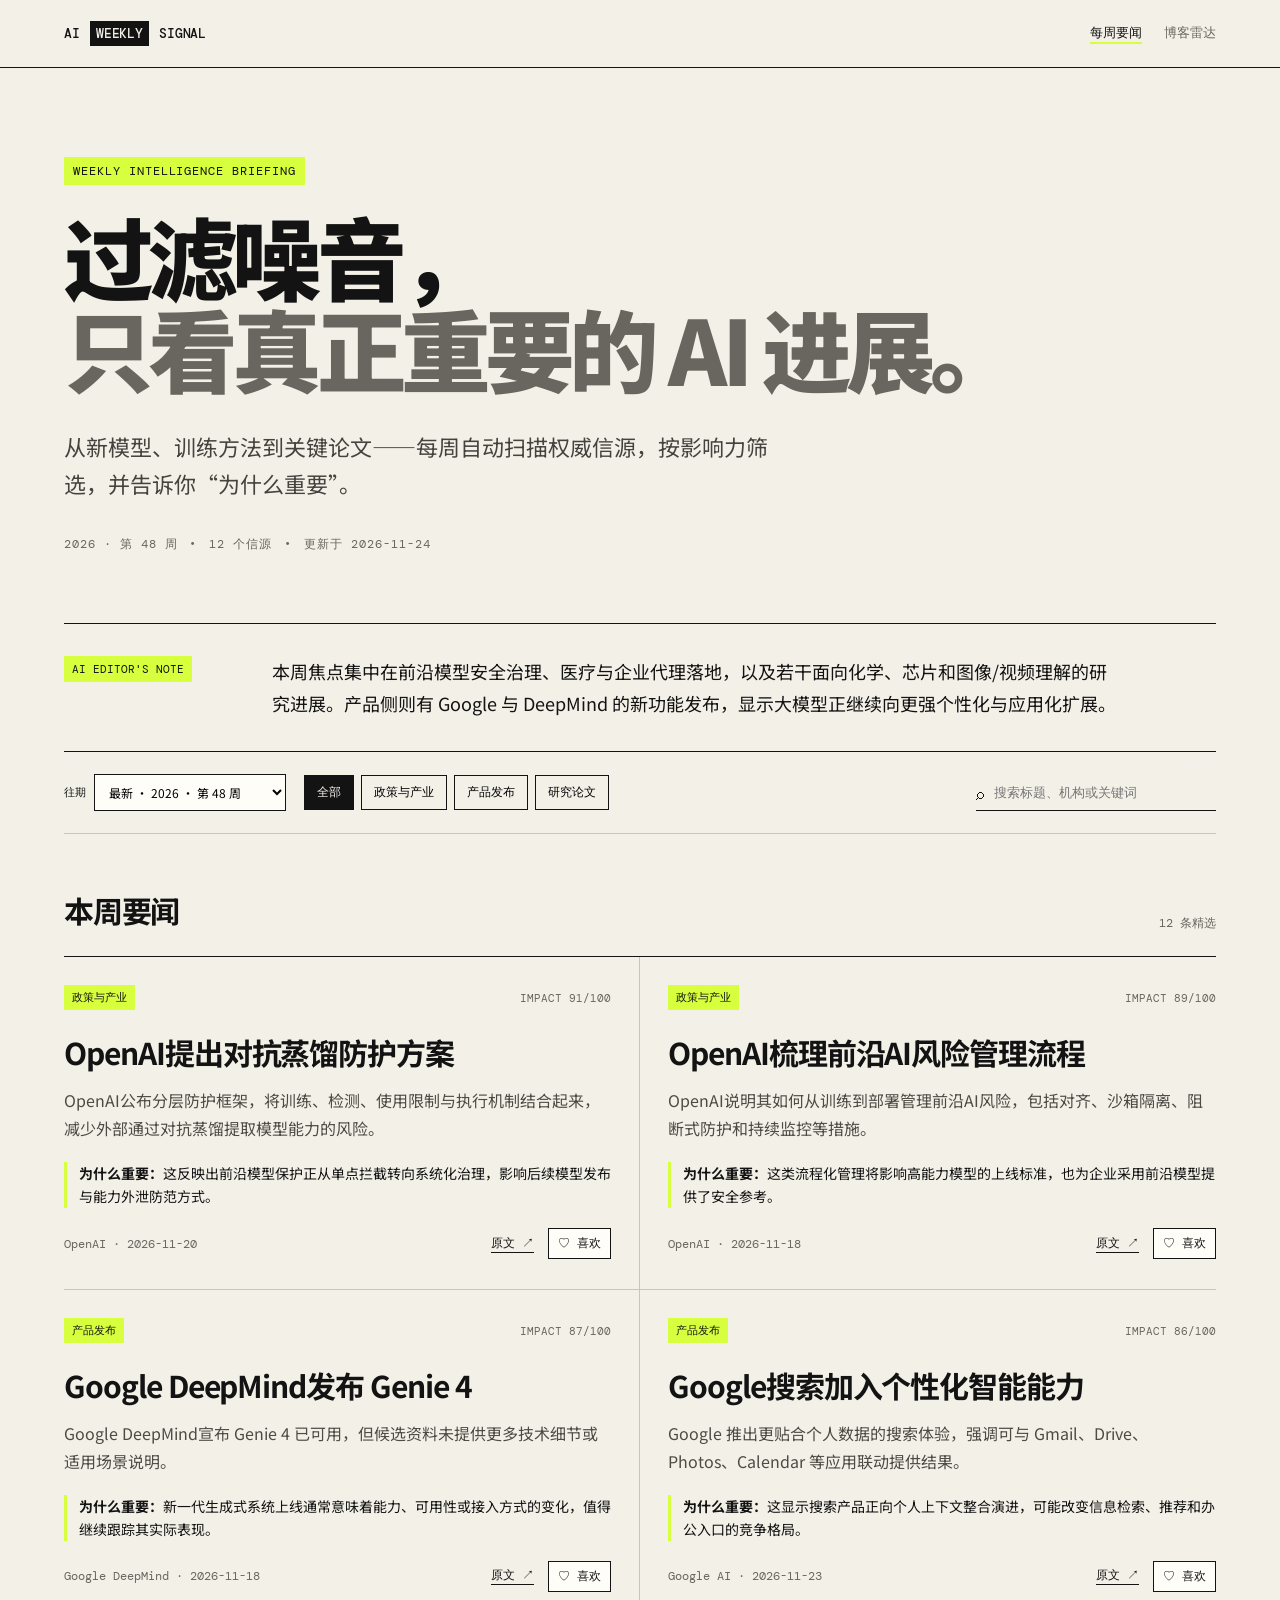
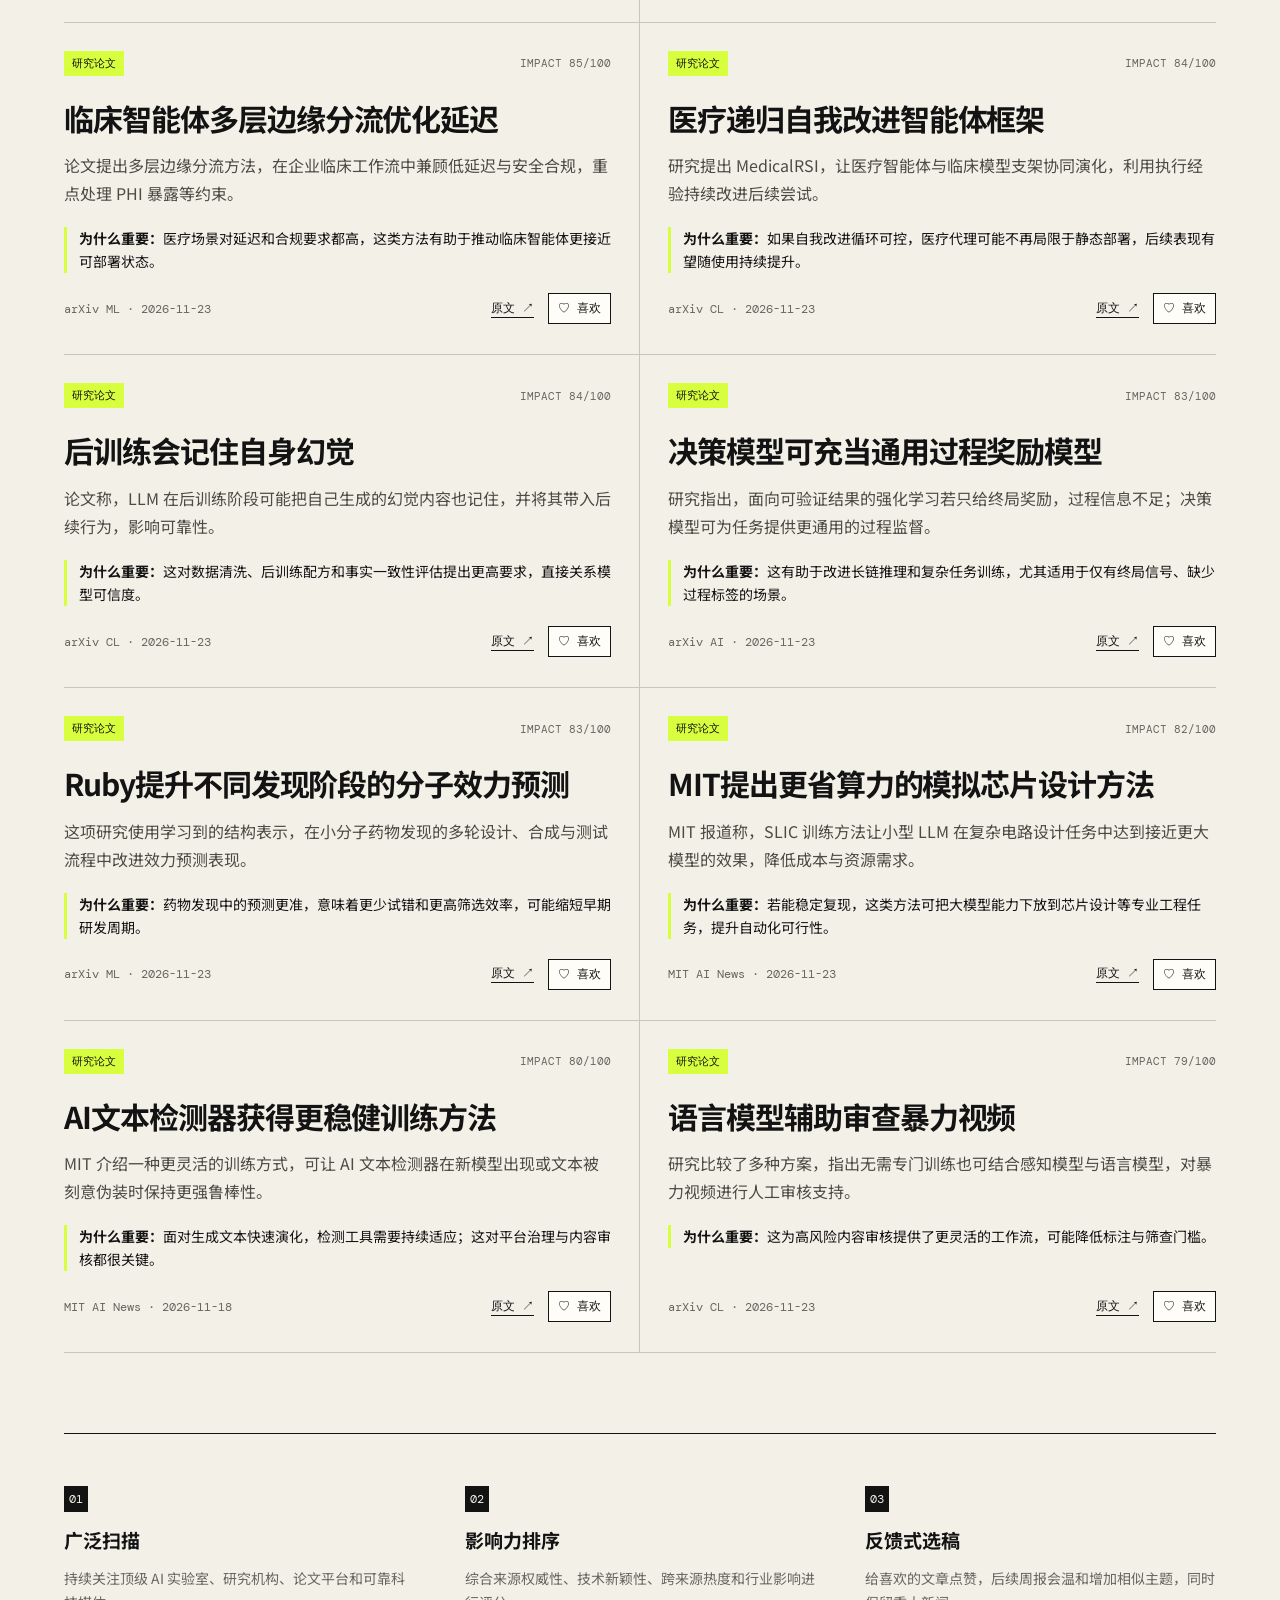
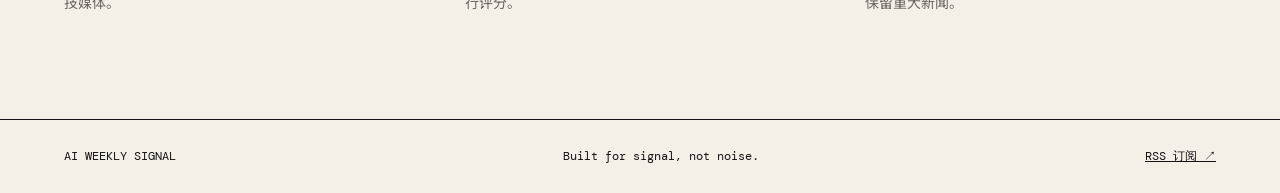
<file: index.html>
<!doctype html>
<html lang="zh-CN">
<head>
  <meta charset="utf-8">
  <meta name="viewport" content="width=device-width,initial-scale=1">
  <meta name="description" content="每周自动汇集、筛选并解读全球最重要的 AI 新闻与论文。">
  <meta property="og:title" content="AI Weekly Signal">
  <meta property="og:description" content="过滤噪音，只看本周真正重要的 AI 进展。">
  <title>AI Weekly Signal · AI 每周要闻</title>
  <link rel="preconnect" href="https://fonts.googleapis.com">
  <link rel="preconnect" href="https://fonts.gstatic.com" crossorigin>
  <link href="https://fonts.googleapis.com/css2?family=DM+Mono:wght@400;500&family=Noto+Sans+SC:wght@400;500;600;700;900&display=swap" rel="stylesheet">
  <link rel="stylesheet" href="assets/style.css">
  <link rel="stylesheet" href="assets/editorial.css">
  <link rel="stylesheet" href="assets/feedback.css">
</head>
<body>
  <header class="topbar">
    <a class="brand" href="#">AI <span>WEEKLY</span> SIGNAL</a>
    <nav class="site-nav"><a class="active" href="index.html">每周要闻</a><a href="blogs.html">博客雷达</a></nav>
  </header>
  <main>
    <section class="hero">
      <div class="eyebrow">WEEKLY INTELLIGENCE BRIEFING</div>
      <h1>过滤噪音，<br><em>只看真正重要的 AI 进展。</em></h1>
      <p>从新模型、训练方法到关键论文——每周自动扫描权威信源，按影响力筛选，并告诉你“为什么重要”。</p>
      <div class="meta"><span id="week">本周</span><span>•</span><span id="source-count">扫描中…</span><span>•</span><span id="updated">正在更新</span></div>
    </section>

    <section id="editorial" class="editorial"><span>EDITOR'S NOTE</span><p>正在准备本周趋势总览…</p></section>

    <section class="controls" aria-label="筛选新闻">
      <div class="control-left"><label class="edition-label">往期<select id="edition" aria-label="选择周报期数"><option>最新一期</option></select></label><div id="filters" class="filters"></div></div>
      <label class="search"><span>⌕</span><input id="search" type="search" placeholder="搜索标题、机构或关键词" aria-label="搜索"></label>
    </section>

    <section class="briefing">
      <div class="section-head"><h2>本周要闻</h2><span id="count"></span></div>
      <div id="news" class="news-grid" aria-live="polite"><div class="loading">正在读取本周信号…</div></div>
    </section>

    <section class="method">
      <div><span class="number">01</span><h3>广泛扫描</h3><p>持续关注顶级 AI 实验室、研究机构、论文平台和可靠科技媒体。</p></div>
      <div><span class="number">02</span><h3>影响力排序</h3><p>综合来源权威性、技术新颖性、跨来源热度和行业影响进行评分。</p></div>
      <div><span class="number">03</span><h3>反馈式选稿</h3><p>给喜欢的文章点赞，后续周报会温和增加相似主题，同时保留重大新闻。</p></div>
    </section>
  </main>
  <footer><span>AI WEEKLY SIGNAL</span><span>Built for signal, not noise.</span><a href="feed.xml">RSS 订阅 ↗</a></footer>
  <script src="assets/app.js" defer></script>
</body>
</html>
</file>
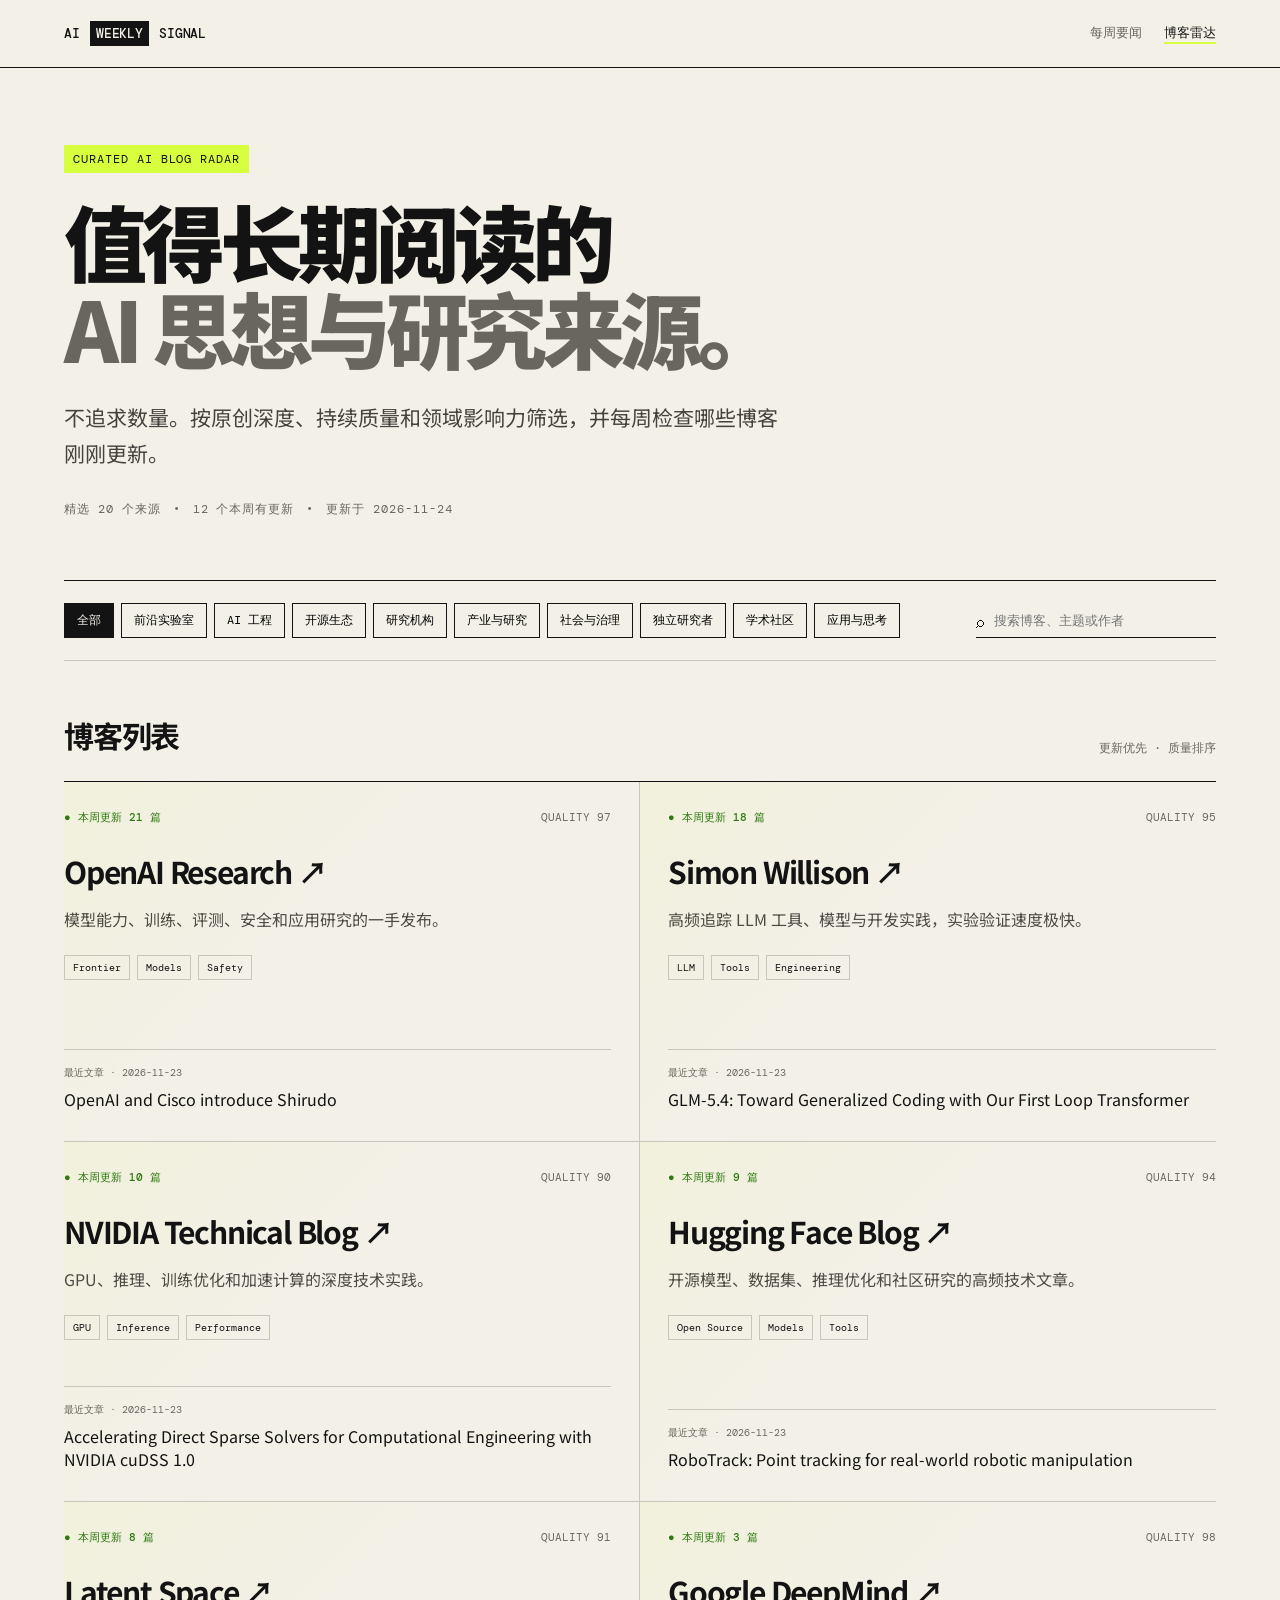
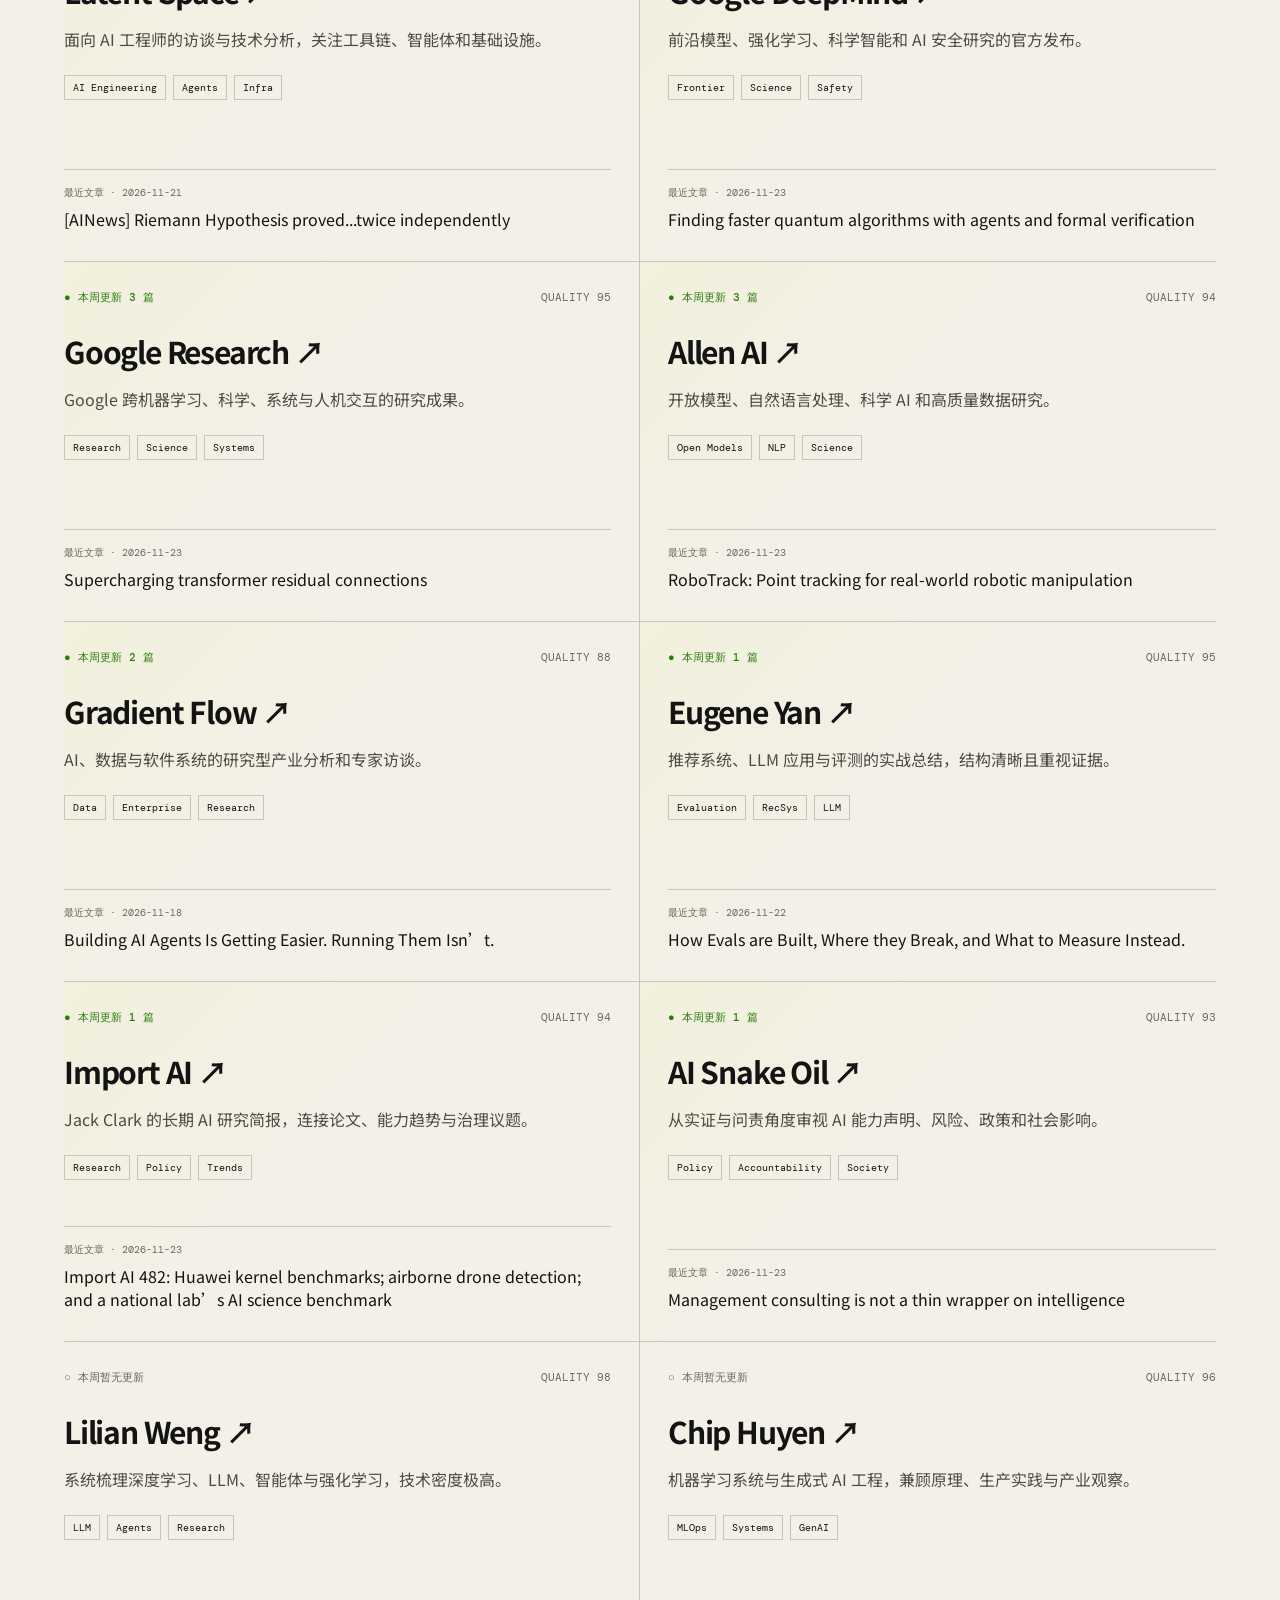
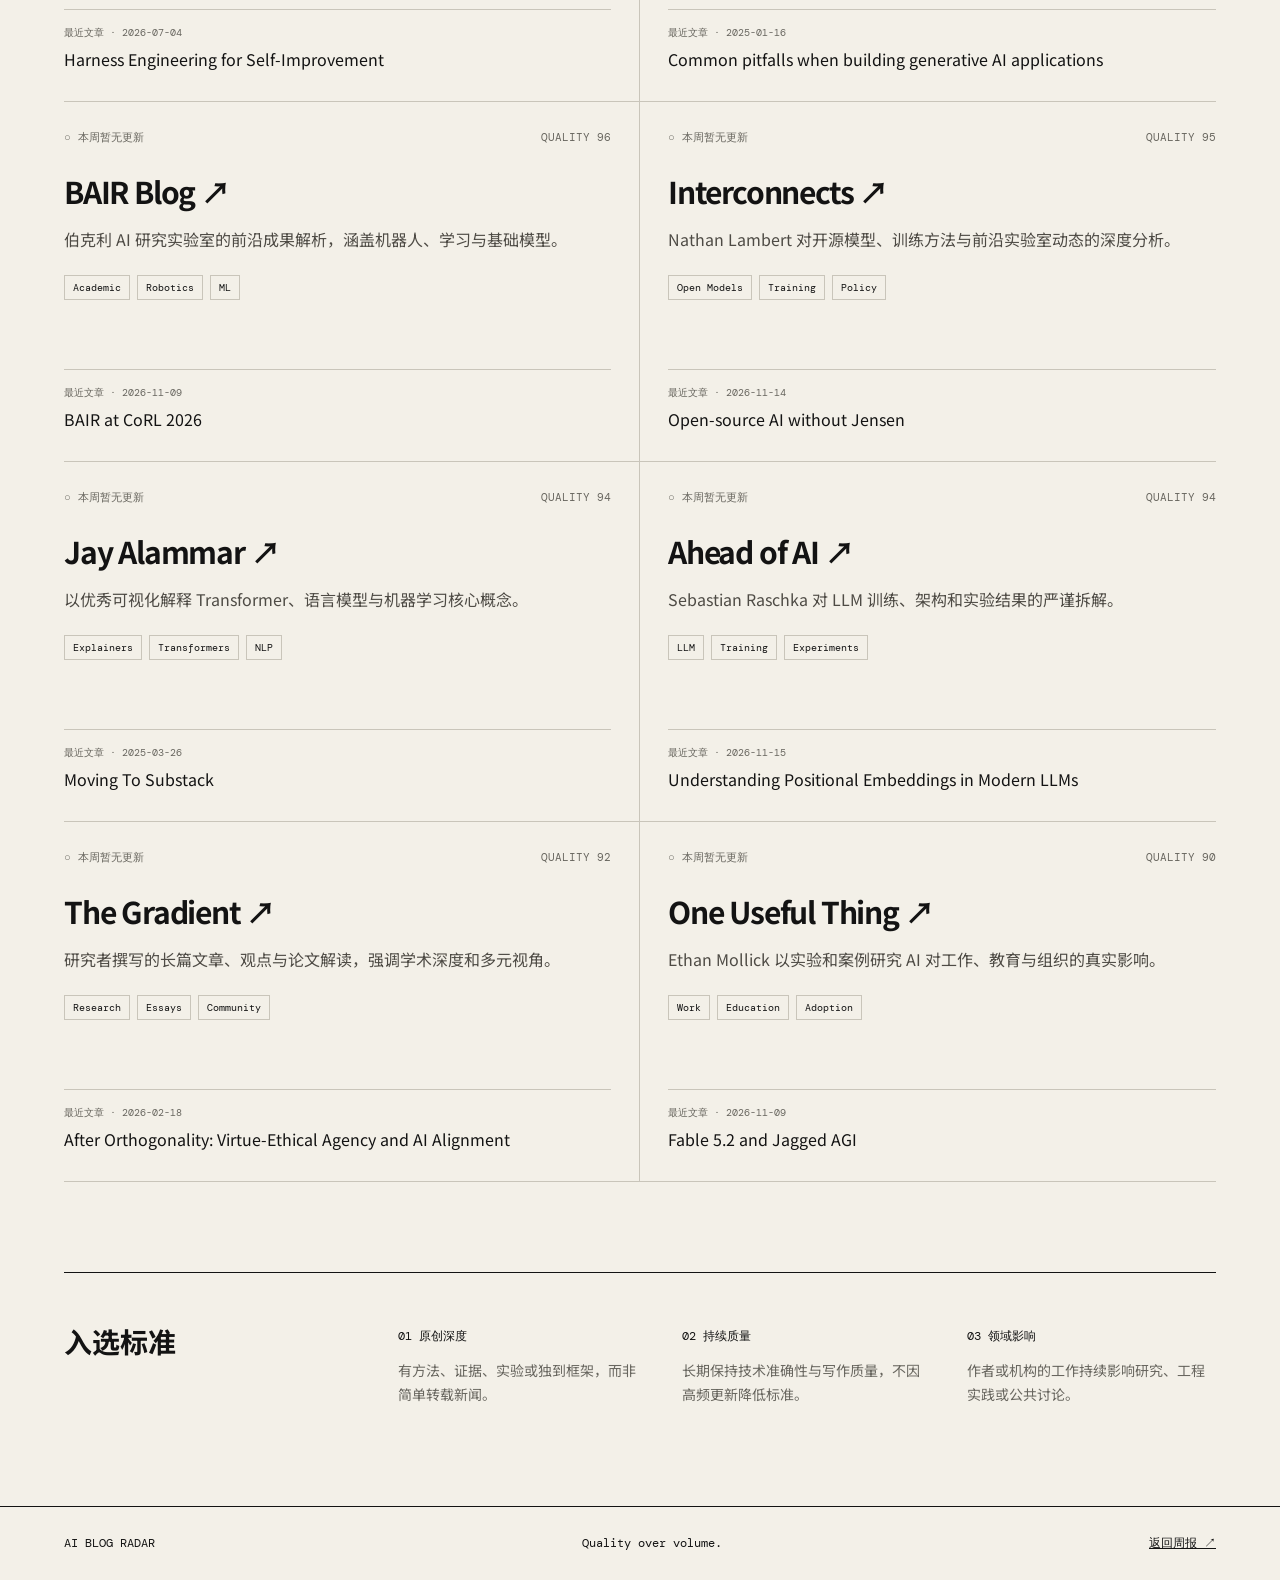
<file: blogs.html>
<!doctype html>
<html lang="zh-CN">
<head>
  <meta charset="utf-8"><meta name="viewport" content="width=device-width,initial-scale=1">
  <meta name="description" content="高质量 AI 研究与实践博客雷达，每周自动检查更新。">
  <title>AI 博客雷达 · AI Weekly Signal</title>
  <link rel="preconnect" href="https://fonts.googleapis.com"><link rel="preconnect" href="https://fonts.gstatic.com" crossorigin>
  <link href="https://fonts.googleapis.com/css2?family=DM+Mono:wght@400;500&family=Noto+Sans+SC:wght@400;500;600;700;900&display=swap" rel="stylesheet">
  <link rel="stylesheet" href="assets/style.css"><link rel="stylesheet" href="assets/blogs.css">
</head>
<body>
  <header class="topbar"><a class="brand" href="index.html">AI <span>WEEKLY</span> SIGNAL</a><nav><a href="index.html">每周要闻</a><a class="active" href="blogs.html">博客雷达</a></nav></header>
  <main>
    <section class="radar-hero">
      <div class="eyebrow">CURATED AI BLOG RADAR</div>
      <h1>值得长期阅读的<br><em>AI 思想与研究来源。</em></h1>
      <p>不追求数量。按原创深度、持续质量和领域影响力筛选，并每周检查哪些博客刚刚更新。</p>
      <div class="meta"><span id="blog-count">读取中…</span><span>•</span><span id="fresh-count">检查更新中</span><span>•</span><span id="blog-updated">正在刷新</span></div>
    </section>
    <section class="radar-controls"><div id="blog-filters" class="filters"></div><label class="search"><span>⌕</span><input id="blog-search" type="search" placeholder="搜索博客、主题或作者" aria-label="搜索博客"></label></section>
    <section class="radar-section"><div class="section-head"><h2>博客列表</h2><span>更新优先 · 质量排序</span></div><div id="blog-grid" class="blog-grid"><div class="loading">正在读取博客雷达…</div></div></section>
    <section class="criteria"><h2>入选标准</h2><div><b>01 原创深度</b><p>有方法、证据、实验或独到框架，而非简单转载新闻。</p></div><div><b>02 持续质量</b><p>长期保持技术准确性与写作质量，不因高频更新降低标准。</p></div><div><b>03 领域影响</b><p>作者或机构的工作持续影响研究、工程实践或公共讨论。</p></div></section>
  </main>
  <footer><span>AI BLOG RADAR</span><span>Quality over volume.</span><a href="index.html">返回周报 ↗</a></footer>
  <script src="assets/blogs.js" defer></script>
</body></html>
</file>
<file: assets/style.css>
:root{--ink:#131313;--paper:#f3f0e8;--acid:#d8ff3e;--line:#c9c5ba;--muted:#68665f;--white:#fffdf7}*{box-sizing:border-box}html{scroll-behavior:smooth}body{margin:0;background:var(--paper);color:var(--ink);font-family:"Noto Sans SC",sans-serif}.topbar{height:68px;display:flex;align-items:center;justify-content:space-between;border-bottom:1px solid var(--ink);padding:0 max(5vw,24px);font-family:"DM Mono",monospace;font-size:13px}.brand{color:inherit;text-decoration:none;font-weight:500;letter-spacing:-.02em}.brand span{background:var(--ink);color:var(--paper);padding:4px 6px;margin:0 3px}.status{display:flex;align-items:center;gap:8px}.status i{width:8px;height:8px;background:#56bd30;border-radius:50%;box-shadow:0 0 0 4px #56bd3022}main{max-width:1280px;margin:auto;padding:0 max(5vw,24px)}.hero{padding:88px 0 70px;border-bottom:1px solid var(--ink)}.eyebrow,.meta{font-family:"DM Mono",monospace;font-size:12px;letter-spacing:.08em}.eyebrow{display:inline-block;background:var(--acid);padding:6px 9px;margin-bottom:24px}.hero h1{font-size:clamp(45px,7vw,92px);line-height:1.03;letter-spacing:-.065em;margin:0;max-width:1050px;font-weight:900}.hero h1 em{font-style:normal;color:var(--muted)}.hero>p{font-size:clamp(17px,2vw,22px);line-height:1.7;max-width:730px;margin:34px 0;color:#45433e}.meta{display:flex;gap:12px;color:var(--muted)}.controls{display:flex;justify-content:space-between;gap:24px;padding:22px 0;border-bottom:1px solid var(--line);position:sticky;top:0;background:#f3f0e8ee;backdrop-filter:blur(12px);z-index:4}.filters{display:flex;gap:7px;flex-wrap:wrap}.filters button{border:1px solid var(--ink);background:transparent;padding:8px 12px;font:12px "DM Mono",monospace;cursor:pointer}.filters button.active{background:var(--ink);color:var(--paper)}.search{display:flex;align-items:center;border-bottom:1px solid var(--ink);min-width:240px;gap:8px}.search input{border:0;background:transparent;outline:0;width:100%;font:13px inherit}.briefing{padding:54px 0 80px}.section-head{display:flex;align-items:end;justify-content:space-between;margin-bottom:24px}.section-head h2{font-size:30px;margin:0;letter-spacing:-.04em}.section-head span{font:12px "DM Mono",monospace;color:var(--muted)}.news-grid{display:grid;grid-template-columns:repeat(2,1fr);border-top:1px solid var(--ink)}.card{padding:28px 28px 30px 0;border-bottom:1px solid var(--line);min-height:330px;display:flex;flex-direction:column}.card:nth-child(odd){border-right:1px solid var(--line)}.card:nth-child(even){padding-left:28px;padding-right:0}.card-top{display:flex;justify-content:space-between;align-items:center;font:11px "DM Mono",monospace}.tag{background:var(--acid);padding:5px 8px}.score{color:var(--muted)}.card h3{font-size:clamp(21px,2.5vw,30px);line-height:1.25;letter-spacing:-.035em;margin:24px 0 14px}.summary{color:#4e4b45;line-height:1.75;margin:0}.why{border-left:3px solid var(--acid);padding-left:12px;margin:20px 0;font-size:14px;line-height:1.65}.card-bottom{margin-top:auto;display:flex;justify-content:space-between;align-items:center;font:12px "DM Mono",monospace;color:var(--muted)}.card-bottom a{color:var(--ink);text-decoration:none;border-bottom:1px solid}.method{display:grid;grid-template-columns:repeat(3,1fr);border-top:1px solid var(--ink);padding:50px 0 90px;gap:50px}.method .number{font:12px "DM Mono",monospace;background:var(--ink);color:var(--paper);padding:5px}.method h3{font-size:19px;margin:18px 0 9px}.method p{color:var(--muted);line-height:1.7;font-size:14px}footer{border-top:1px solid var(--ink);padding:28px max(5vw,24px);display:flex;justify-content:space-between;font:12px "DM Mono",monospace}footer a{color:inherit}.loading{padding:50px 0;font-family:"DM Mono",monospace;color:var(--muted)}@media(max-width:720px){.hero{padding:55px 0}.hero h1{font-size:48px}.controls{align-items:stretch;flex-direction:column}.search{min-width:0;padding:5px}.news-grid{display:block}.card,.card:nth-child(even){padding:25px 0;border-right:0;min-height:0}.method{grid-template-columns:1fr;gap:25px}footer{gap:18px;flex-wrap:wrap}footer span:nth-child(2){display:none}}
</file>
<file: assets/editorial.css>
.editorial{display:grid;grid-template-columns:180px 1fr;gap:28px;padding:32px 0;border-bottom:1px solid var(--ink)}
.editorial span{font:11px "DM Mono",monospace;background:var(--acid);padding:6px 8px;justify-self:start;align-self:start}
.editorial p{font-size:18px;line-height:1.75;margin:0;max-width:850px}
@media(max-width:720px){.editorial{grid-template-columns:1fr;gap:15px}.editorial p{font-size:16px}}
</file>
<file: assets/feedback.css>
.control-left{display:flex;align-items:center;gap:18px;flex-wrap:wrap}.edition-label{display:flex;align-items:center;gap:8px;font:11px "DM Mono",monospace}.edition-label select{background:var(--white);border:1px solid var(--ink);padding:8px 28px 8px 10px;font:12px "Noto Sans SC",sans-serif}.actions{display:flex;gap:14px;align-items:center}.card-bottom .like{border:1px solid var(--ink);padding:6px 9px;background:var(--white);transition:.15s}.card-bottom .like:hover{background:var(--acid)}
.site-nav{display:flex;gap:22px}.site-nav a{color:var(--muted);text-decoration:none}.site-nav a.active{color:var(--ink);border-bottom:2px solid var(--acid)}
@media(max-width:720px){.control-left{align-items:flex-start;flex-direction:column}.card-bottom{align-items:flex-end;gap:12px}.actions{align-items:flex-end;flex-direction:column}.edition-label select{max-width:210px}}
</file>
<file: assets/blogs.css>
.topbar nav{display:flex;gap:22px}.topbar nav a{color:var(--muted);text-decoration:none}.topbar nav a.active{color:var(--ink);border-bottom:2px solid var(--acid)}.radar-hero{padding:76px 0 62px;border-bottom:1px solid var(--ink)}.radar-hero h1{font-size:clamp(44px,6.5vw,84px);line-height:1.04;letter-spacing:-.06em;margin:0;max-width:1000px;font-weight:900}.radar-hero h1 em{font-style:normal;color:var(--muted)}.radar-hero>p{font-size:clamp(17px,2vw,21px);line-height:1.7;max-width:730px;margin:30px 0;color:#45433e}.radar-controls{display:flex;justify-content:space-between;gap:24px;padding:22px 0;border-bottom:1px solid var(--line);position:sticky;top:0;background:#f3f0e8ee;backdrop-filter:blur(12px);z-index:4}.radar-section{padding:52px 0 90px}.blog-grid{display:grid;grid-template-columns:repeat(2,1fr);border-top:1px solid var(--ink)}.blog-card{padding:28px 28px 30px 0;border-bottom:1px solid var(--line);min-height:360px;display:flex;flex-direction:column}.blog-card:nth-child(odd){border-right:1px solid var(--line)}.blog-card:nth-child(even){padding-left:28px;padding-right:0}.blog-card.updated{background:linear-gradient(135deg,#d8ff3e12,transparent 45%)}.blog-card-top{display:flex;justify-content:space-between;font:11px "DM Mono",monospace}.fresh{color:var(--muted)}.fresh.updated{color:#2d790f;font-weight:500}.quality{color:var(--muted)}.blog-card h2{font-size:30px;letter-spacing:-.04em;margin:24px 0 12px}.blog-card h2 a{color:inherit;text-decoration:none}.blog-card>p{color:#4e4b45;line-height:1.75;margin:0}.tag-row{display:flex;flex-wrap:wrap;gap:7px;margin:22px 0}.tag-row span{border:1px solid var(--line);padding:5px 8px;font:10px "DM Mono",monospace}.latest{border-top:1px solid var(--line);padding-top:16px;margin-top:auto;display:flex;flex-direction:column;gap:8px}.latest small{font:10px "DM Mono",monospace;color:var(--muted)}.latest a{color:var(--ink);text-decoration:none;line-height:1.45}.latest a:hover{text-decoration:underline}.criteria{display:grid;grid-template-columns:1.2fr repeat(3,1fr);gap:35px;border-top:1px solid var(--ink);padding:48px 0 85px}.criteria h2{margin:0;font-size:28px}.criteria b{font:12px "DM Mono",monospace}.criteria p{font-size:14px;color:var(--muted);line-height:1.7}@media(max-width:760px){.topbar{height:auto;padding-top:18px;padding-bottom:18px;gap:18px;align-items:flex-start}.topbar nav{gap:12px;flex-direction:column}.radar-hero{padding:55px 0}.radar-hero h1{font-size:45px}.radar-controls{flex-direction:column}.blog-grid{display:block}.blog-card,.blog-card:nth-child(even){padding:25px 0;border-right:0;min-height:0}.criteria{grid-template-columns:1fr;gap:20px}}
</file>
